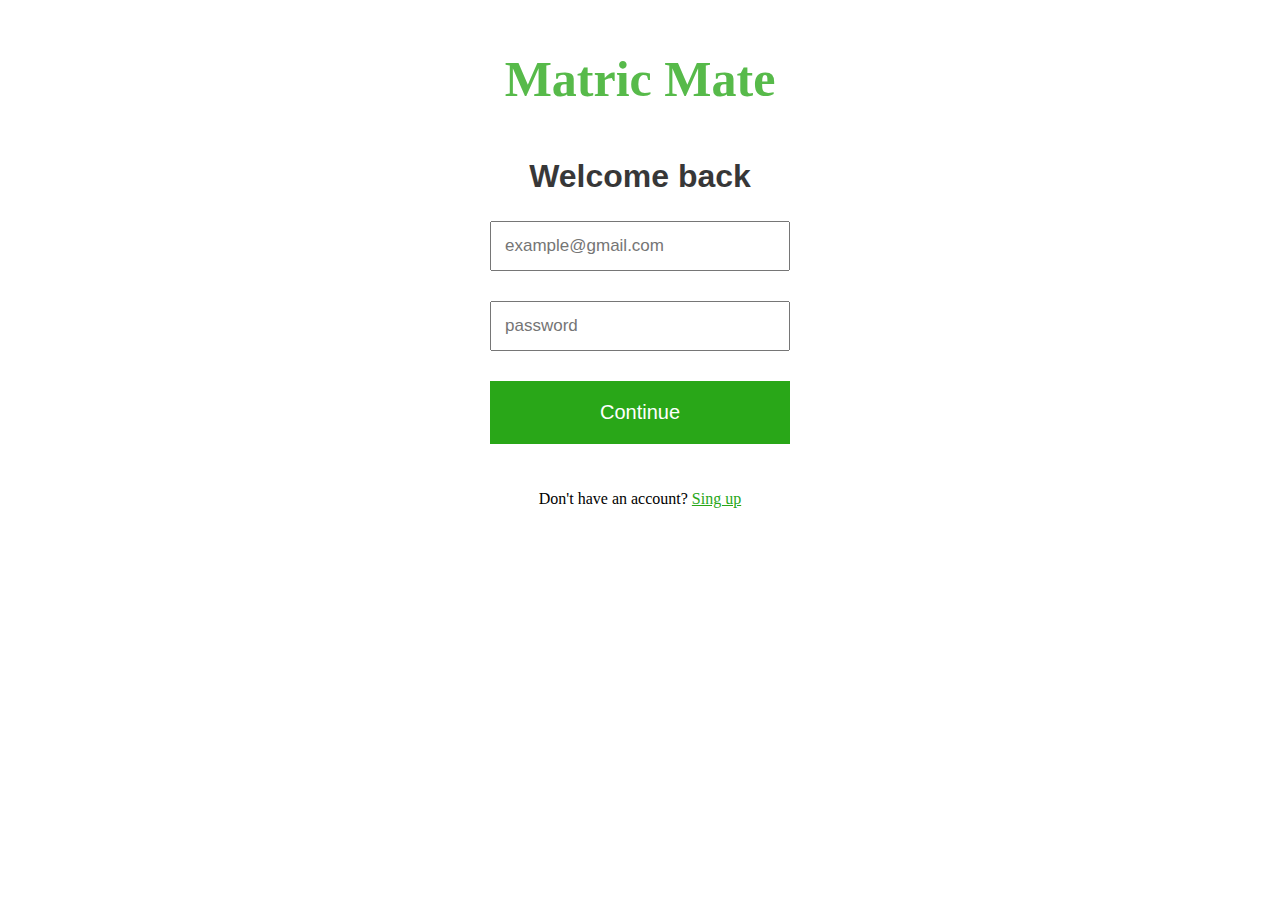
<file: index.html>
<!DOCTYPE html>
<html lang="en">
    <head>
    <title>Auth0.matricMate</title>
    <meta charset="UTF-8">
    <meta name="viewport" content="width=device-width, initial-scale=1">
    <link href="index.css" rel="stylesheet" type="text/css"/>
    </head>
    <body>

        <h1 class="logo">Matric Mate</h1>
        
        <h1>Welcome back</h1>
        
        <fieldset type="submit">
            <form action="home.html">
            <input type="email" placeholder="example@gmail.com" required class="email"/>
            <input type="password" placeholder="password" required class="password"/>
            <input type="submit" value="Continue" class="button"/>
        </form>
        </fieldset>
        <p class="account">Don't have an account? <a href="sign-p.html" class="sing-up">Sing up</a></p>
    
    </body>
</html>
</file>
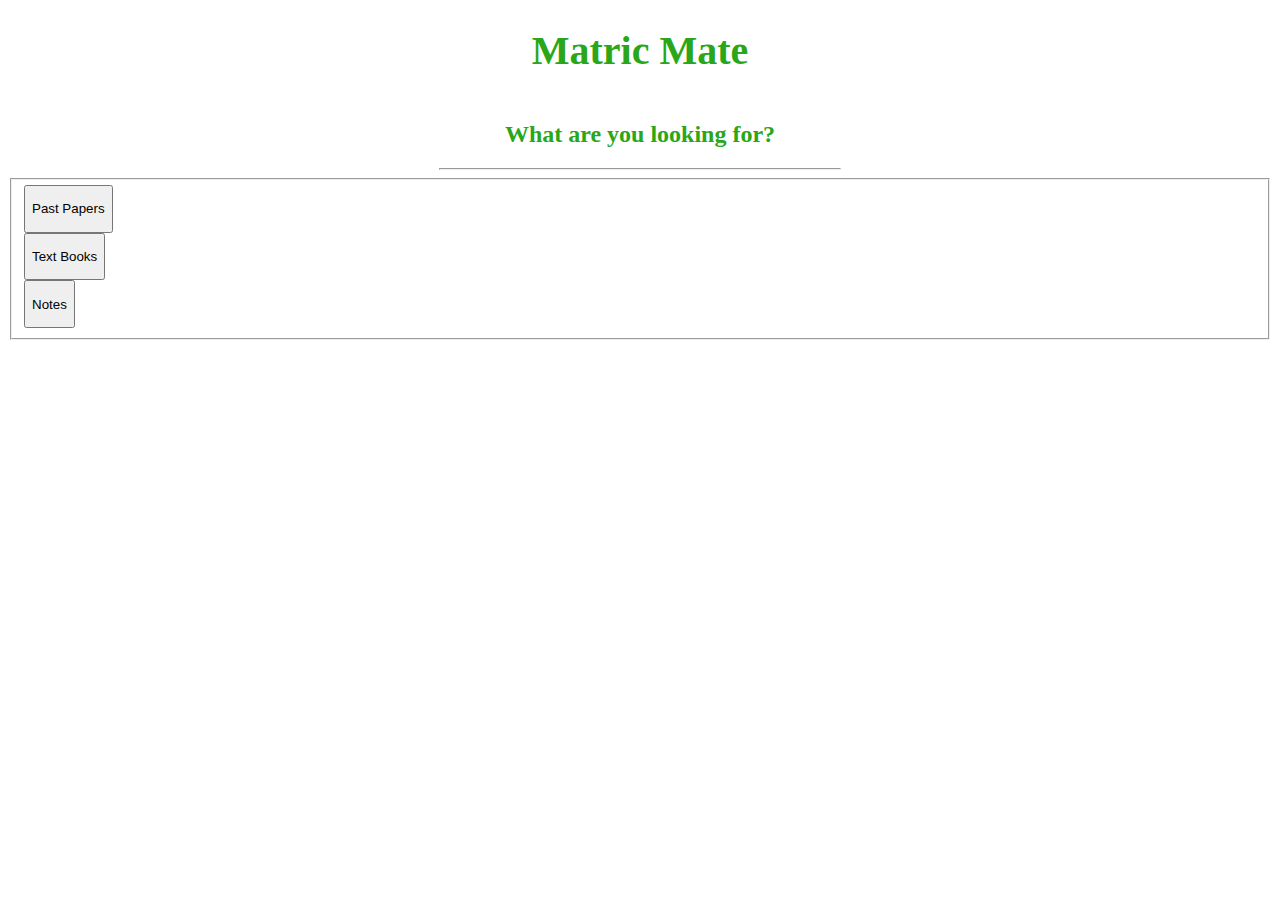
<file: home.html>
<!DOCTYPE html>
<html lang="en">
    <head>
    <title>Home</title>
    <meta charset="UTF-8">
    <meta name="viewport" content="width=device-width, initial-scale=1">
    <link href="home.css" rel="stylesheet" type="text/css"/>
    </head>

<body>
   <div id="logo">
    <h1 id="heading">Matric Mate</h1>
    <h2 id="question">What are you looking for?</h2>
    <hr width="400px"/>
</div>
    <fieldset>
            <form action="">
                <button type="submit" class="button" id="math">
                       <p>Past Papers</p></button>
            </form>
            <form action="">
                <button type="submit" class="button" id="math"><p>Text Books</p></button>
            </form>
        <form action="">
            <button type="submit" class="button" id="math"><p>Notes</p></button>
        </form>
    </fieldset>

</body>

</html>
</file>
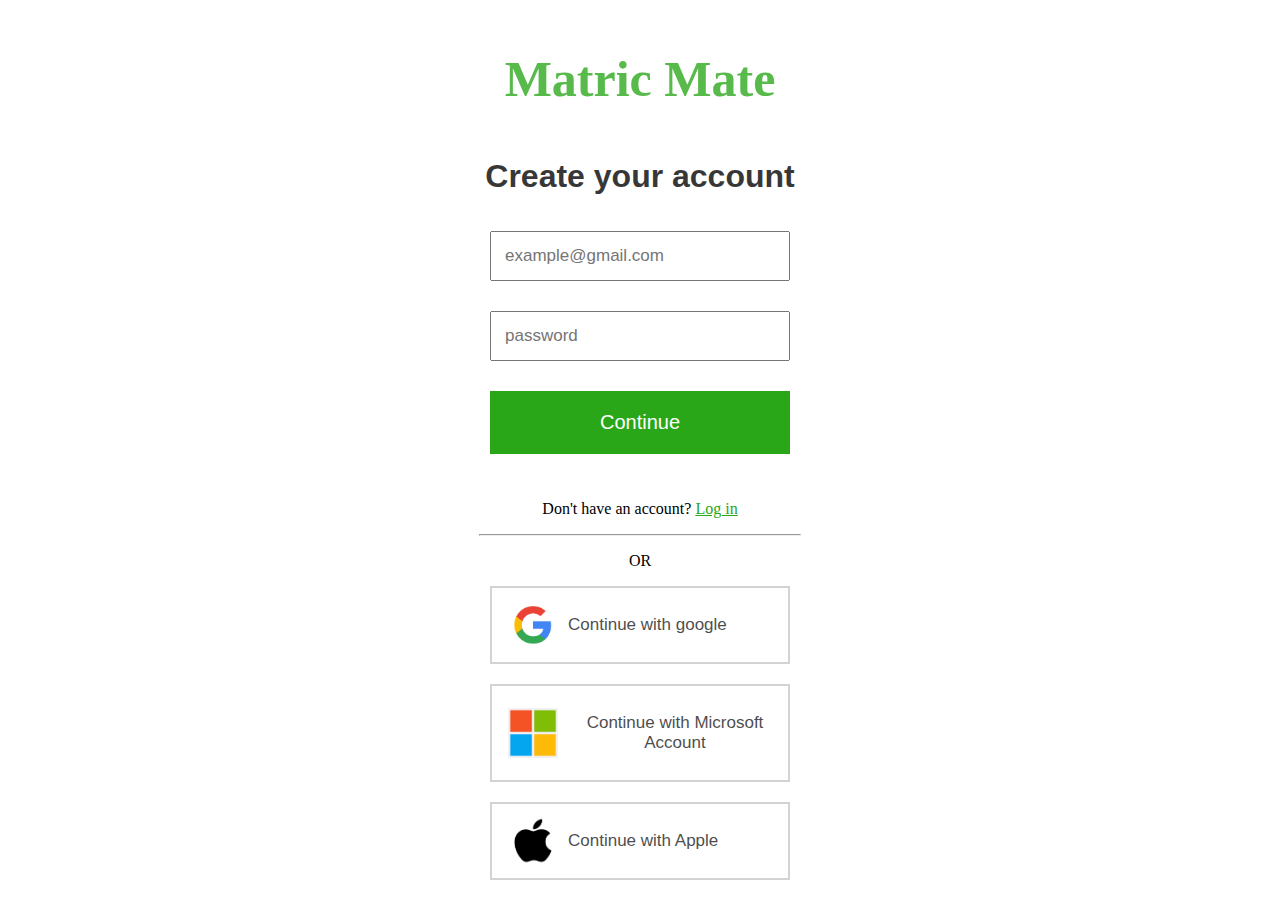
<file: sign-p.html>
<!DOCTYPE html>
<html lang="en">
    <head>
    <title></title>
    <meta charset="UTF-8">
    <meta name="viewport" content="width=device-width, initial-scale=1">
    <link href="sign-p.css" rel="stylesheet" type="text/css"/>
    </head>

<body>
    <h1 class="logo">Matric Mate</h1>
    <h1>Create your account</h1>
    <fieldset type="submit">
        <form action="home.html">
        <input type="email" placeholder="example@gmail.com" required class="email" id="email2"/>
        <input type="password" placeholder="password" required class="password" id="password2"/>
        <input type="submit" value="Continue" class="button"/>
    </form>
    </fieldset>
    <p class="account">Don't have an account? <a href="index.html" class="sing-up">Log in</a></p>
    <hr width="320px"/>
<p align="center">OR</p>
<form action="home.html">
    <button type="submit">
    <img src="google-icon.png" alt="google icon" width="50px" class="button-log-in"/>
   <p class="button-text">Continue with google</p>
</button>
</form>
<form action="home.html">
    <button>
        <img src="microsoft-icon.png" alt="microsoft logo" width="50px" class="button-log-in"/>
        <p class="button-text">Continue with Microsoft Account</p>
    </button>
</form>
<form action="home.html">
    <button> 
        <img src="apple.png" alt="aplle logo" width="50px" class="button-log-in"/>
        <p class="button-text">Continue with Apple</p>
    </button>
</form>

</body>

</html>
</file>
<file: index.css>
.logo {
    font-family: fantasy;
    font-size: 50px;
    color:rgb(41, 167, 24);
    
}

h1 {
    font-family: 'Gill Sans', 'Gill Sans MT', Calibri, 'Trebuchet MS', sans-serif;
    opacity: 78%;
    margin: 50px  0 20px 0;
    text-align: center;
}

fieldset {
    max-width: 50%;
    width: 200px;
    margin-left: auto;
    margin-right: auto;
    border: 0;
}

.email , .password {
    padding: 13px;
    margin-bottom: 30px;
    width: 270px;
    font-size: 17px;
}

.button:hover {
    cursor: pointer;
}

.button {
    padding: 20px 15px;
    width: 300px;
    border: 0;
    background-color: rgb(41, 167, 24);
    color: white;
    font-size: 20px;
}

.sing-up {
    color: rgb(41, 167, 24);
}

.account {
    text-align: center;
}

button {
        display: flex;
        align-items: center;
        justify-content: left; 
        padding-top: 10px;
        padding-bottom: 10px;
        margin-left: auto;
        margin-right: auto;
        background-color: white;
        border: 2px solid lightgrey;
        width: 300px;
        
}


.button-log-in {
        margin-left: 10px;
        padding-right: 10px;
        max-height:50px;
}

.button-text {
        font-size: 17px;
        opacity: 70%;
}

form {
    padding-bottom: 20px;
}
</file>
<file: home.css>
#heading {
    font-family: fantasy;
    font-size: 40px;
    color:rgb(41, 167, 24);
    text-align: center;
    padding-bottom: 20px;
}

#question {
    text-align: center;
    color:rgb(41, 167, 24);
}
</file>
<file: sign-p.css>
.logo {
    font-family: fantasy;
    font-size: 50px;
    color:rgb(41, 167, 24);
    
}

h1 {
    font-family: 'Gill Sans', 'Gill Sans MT', Calibri, 'Trebuchet MS', sans-serif;
    opacity: 78%;
    margin: 50px  0 30px 0;
    text-align: center;
}

fieldset {
    max-width: 50%;
    width: 200px;
    margin-left: auto;
    margin-right: auto;
    border: 0;
}

.email , .password {
    padding: 13px;
    margin-bottom: 30px;
    width: 270px;
    font-size: 17px;
}

.button:hover {
    cursor: pointer;
}

.button {
    padding: 20px 15px;
    width: 300px;
    border: 0;
    background-color: rgb(41, 167, 24);
    color: white;
    font-size: 20px;
}

.sing-up {
    color: rgb(41, 167, 24);
}

.account {
    text-align: center;
}

button {
        display: flex;
        align-items: center;
        justify-content: left; 
        padding-top: 10px;
        padding-bottom: 10px;
        margin-left: auto;
        margin-right: auto;
        background-color: white;
        border: 2px solid lightgrey;
        width: 300px;
        
}

button:hover {
    background-color: lightgray;
    cursor: pointer;
}

.button-log-in {
        margin-left: 10px;
        padding-right: 10px;
        max-height:50px;
}

.button-text {
        font-size: 17px;
        opacity: 70%;
}

form {
    padding-bottom: 20px;
}
</file>
